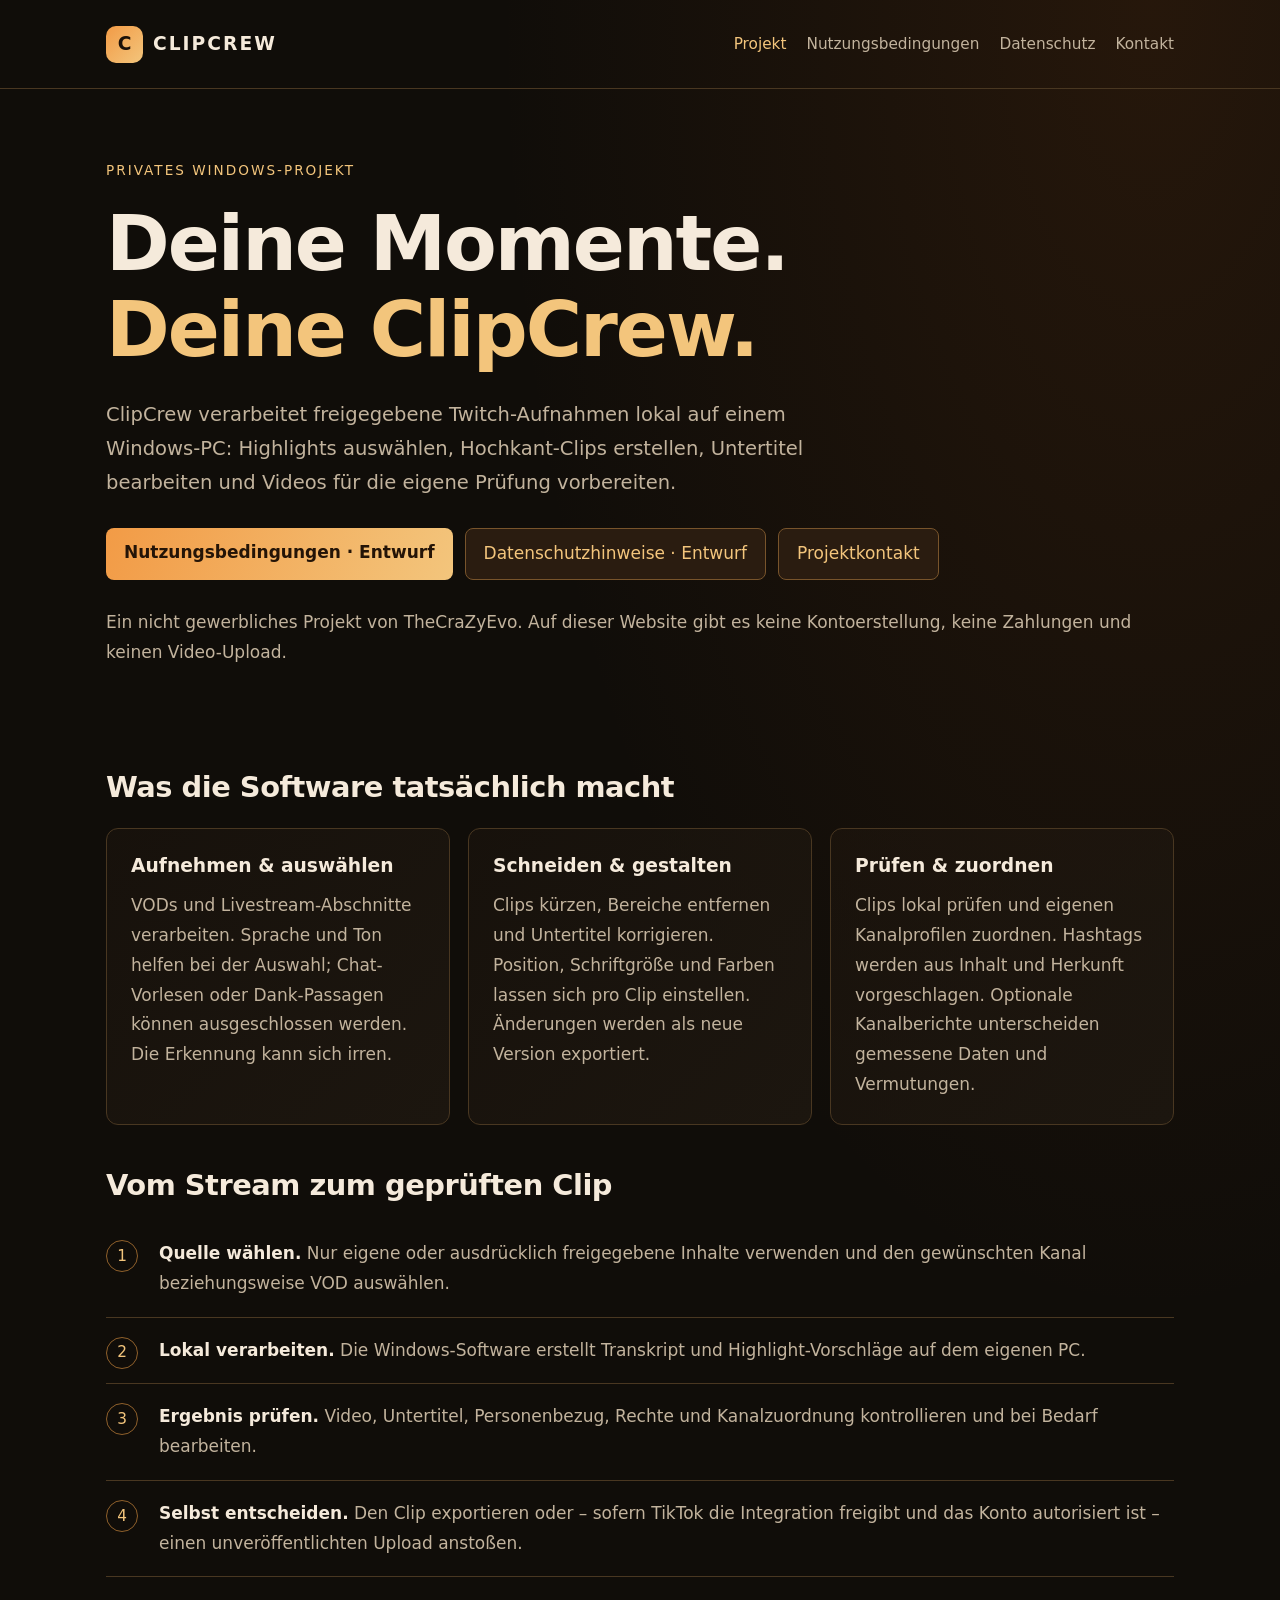
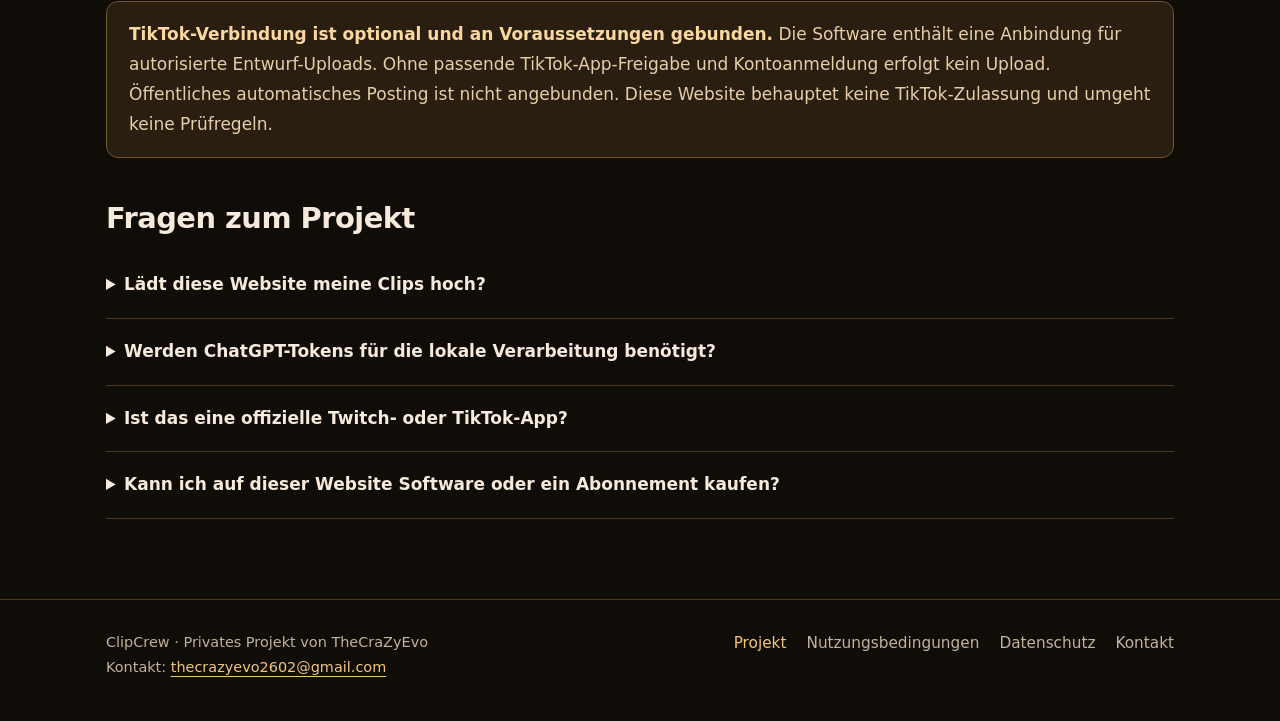
<file: index.html>
<!doctype html><html lang="de"><head><meta charset="utf-8"><meta name="viewport" content="width=device-width,initial-scale=1"><meta name="description" content="Privates Windows-Projekt für lokale Twitch-Clips, Untertitel und manuelle Prüfung. Projekt- und Datenschutzhinweise."><meta name="robots" content="noindex,nofollow"><meta name="referrer" content="strict-origin-when-cross-origin"><title>ClipCrew – privates Windows-Projekt · ClipCrew</title><link rel="stylesheet" href="./style.css"></head><body><a class="skip" href="#inhalt">Zum Inhalt</a><header class="top"><div class="wrap"><a class="logo" href="./"><b aria-hidden="true">C</b>CLIPCREW</a><nav aria-label="Hauptnavigation"><a href="./" aria-current="page">Projekt</a><a href="./nutzungsbedingungen/">Nutzungsbedingungen</a><a href="./datenschutz/">Datenschutz</a><a href="./kontakt/">Kontakt</a></nav></div></header><main id="inhalt"><div class="wrap"><section class="hero"><div class="kicker">Privates Windows-Projekt</div><h1>Deine Momente.<br><em>Deine ClipCrew.</em></h1><p class="lead">ClipCrew verarbeitet freigegebene Twitch-Aufnahmen lokal auf einem Windows-PC: Highlights auswählen, Hochkant-Clips erstellen, Untertitel bearbeiten und Videos für die eigene Prüfung vorbereiten.</p><div class="legal-links"><a href="nutzungsbedingungen/">Nutzungsbedingungen · Entwurf</a><a href="datenschutz/">Datenschutzhinweise · Entwurf</a><a href="kontakt/">Projektkontakt</a></div><p>Ein nicht gewerbliches Projekt von TheCraZyEvo. Auf dieser Website gibt es keine Kontoerstellung, keine Zahlungen und keinen Video-Upload.</p></section>
<section><h2>Was die Software tatsächlich macht</h2><div class="columns"><article class="card"><h3>Aufnehmen &amp; auswählen</h3><p>VODs und Livestream-Abschnitte verarbeiten. Sprache und Ton helfen bei der Auswahl; Chat-Vorlesen oder Dank-Passagen können ausgeschlossen werden. Die Erkennung kann sich irren.</p></article><article class="card"><h3>Schneiden &amp; gestalten</h3><p>Clips kürzen, Bereiche entfernen und Untertitel korrigieren. Position, Schriftgröße und Farben lassen sich pro Clip einstellen. Änderungen werden als neue Version exportiert.</p></article><article class="card"><h3>Prüfen &amp; zuordnen</h3><p>Clips lokal prüfen und eigenen Kanalprofilen zuordnen. Hashtags werden aus Inhalt und Herkunft vorgeschlagen. Optionale Kanalberichte unterscheiden gemessene Daten und Vermutungen.</p></article></div></section>
<section><h2>Vom Stream zum geprüften Clip</h2><ol class="steps"><li><strong>Quelle wählen.</strong> Nur eigene oder ausdrücklich freigegebene Inhalte verwenden und den gewünschten Kanal beziehungsweise VOD auswählen.</li><li><strong>Lokal verarbeiten.</strong> Die Windows-Software erstellt Transkript und Highlight-Vorschläge auf dem eigenen PC.</li><li><strong>Ergebnis prüfen.</strong> Video, Untertitel, Personenbezug, Rechte und Kanalzuordnung kontrollieren und bei Bedarf bearbeiten.</li><li><strong>Selbst entscheiden.</strong> Den Clip exportieren oder – sofern TikTok die Integration freigibt und das Konto autorisiert ist – einen unveröffentlichten Upload anstoßen.</li></ol></section>
<aside class="note"><strong>TikTok-Verbindung ist optional und an Voraussetzungen gebunden.</strong> Die Software enthält eine Anbindung für autorisierte Entwurf-Uploads. Ohne passende TikTok-App-Freigabe und Kontoanmeldung erfolgt kein Upload. Öffentliches automatisches Posting ist nicht angebunden. Diese Website behauptet keine TikTok-Zulassung und umgeht keine Prüfregeln.</aside>
<section><h2>Fragen zum Projekt</h2><details><summary>Lädt diese Website meine Clips hoch?</summary><p>Nein. Diese Website besteht nur aus Informationsseiten. Die Videoverarbeitung findet in der separat ausgeführten Windows-Anwendung statt.</p></details><details><summary>Werden ChatGPT-Tokens für die lokale Verarbeitung benötigt?</summary><p>Die lokale Spracherkennung, Highlight-Bewertung und Medienverarbeitung verwenden keine kostenpflichtige ChatGPT-API. Internet wird etwa für Twitch, optionale TikTok-Anfragen und benötigte Modell-Downloads verwendet.</p></details><details><summary>Ist das eine offizielle Twitch- oder TikTok-App?</summary><p>Nein. ClipCrew ist ein eigenständiges privates Projekt. Plattformanbieter prüfen und beschränken den Zugriff auf ihre jeweiligen Dienste selbst.</p></details><details><summary>Kann ich auf dieser Website Software oder ein Abonnement kaufen?</summary><p>Nein. Hier werden keine kostenpflichtigen Verträge, Abonnements oder Cloud-Dienste angeboten. Für Rückfragen nutze den Projektkontakt.</p></details></section></div></main><footer><div class="wrap"><p>ClipCrew · Privates Projekt von TheCraZyEvo<br>Kontakt: <a href="mailto:thecrazyevo2602@gmail.com">thecrazyevo2602@gmail.com</a></p><nav aria-label="Weitere Informationen"><a href="./" aria-current="page">Projekt</a><a href="./nutzungsbedingungen/">Nutzungsbedingungen</a><a href="./datenschutz/">Datenschutz</a><a href="./kontakt/">Kontakt</a></nav></div></footer></body></html>
</file>
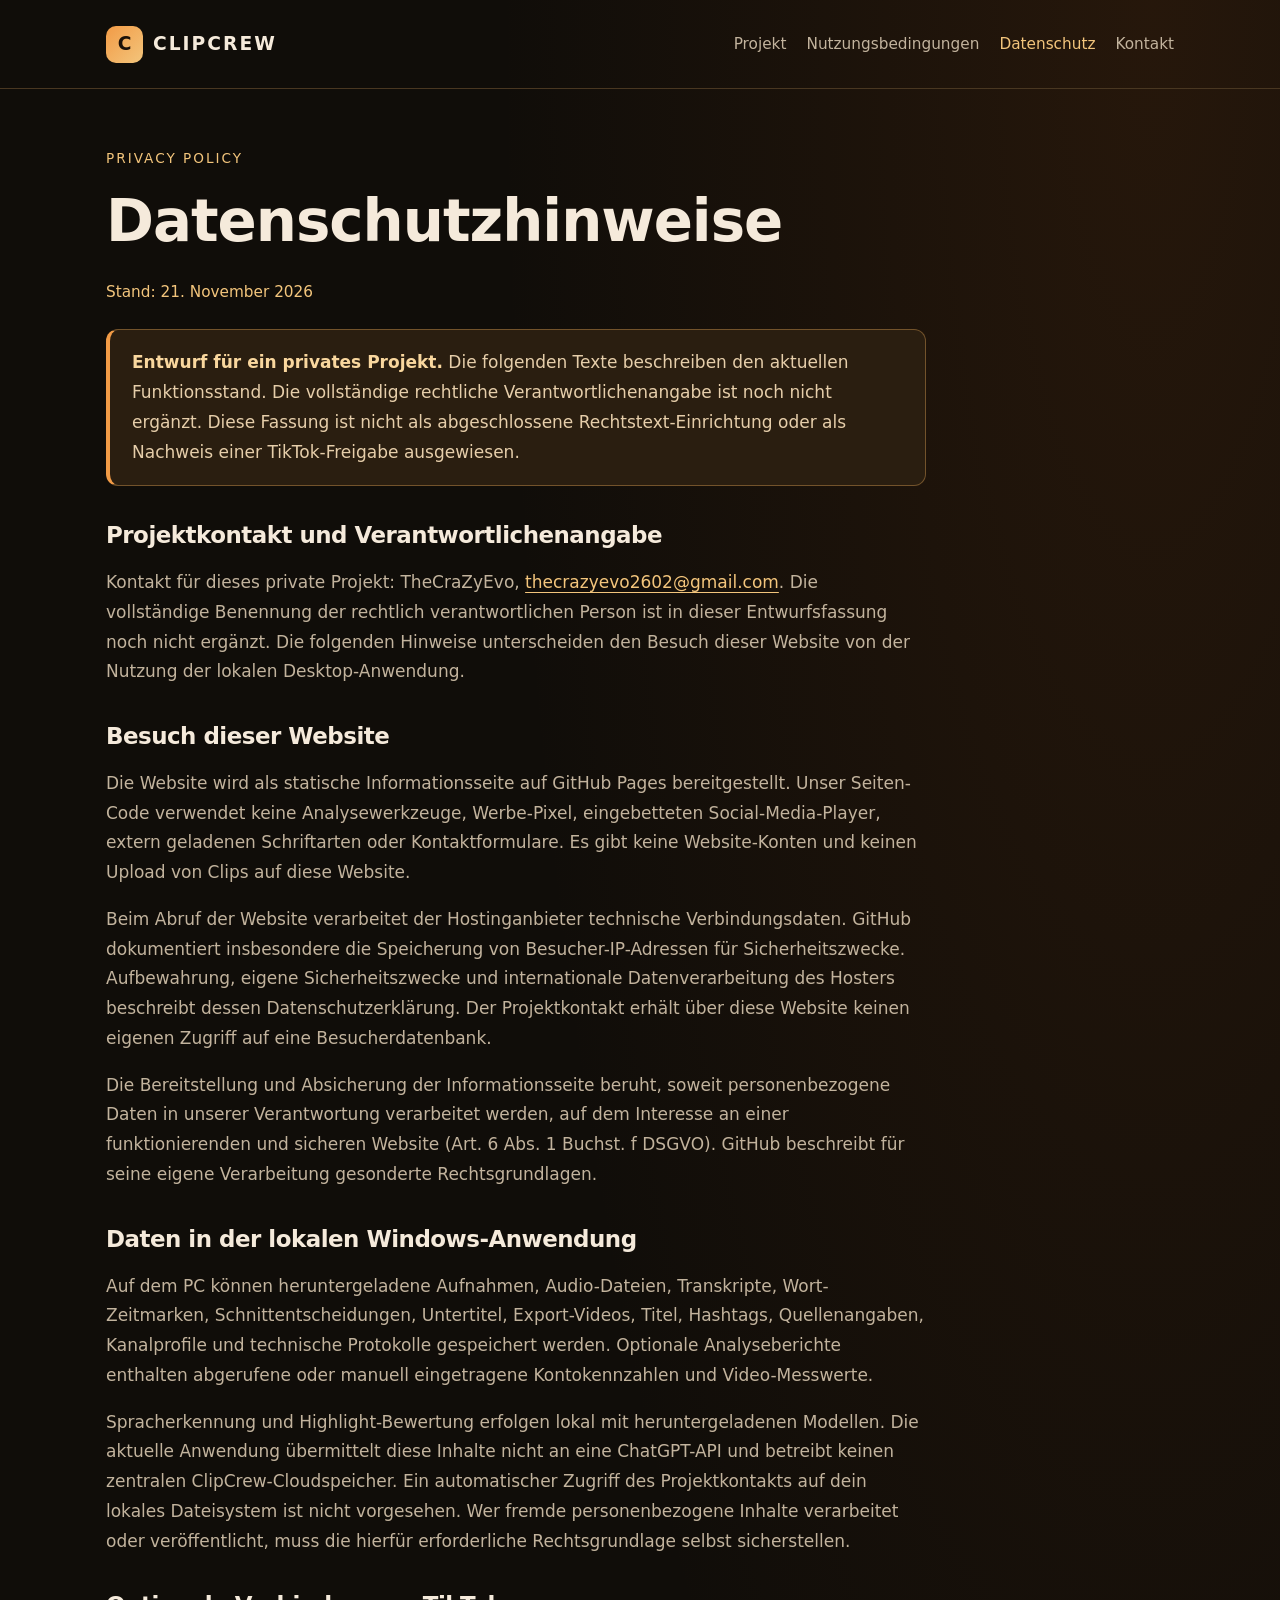
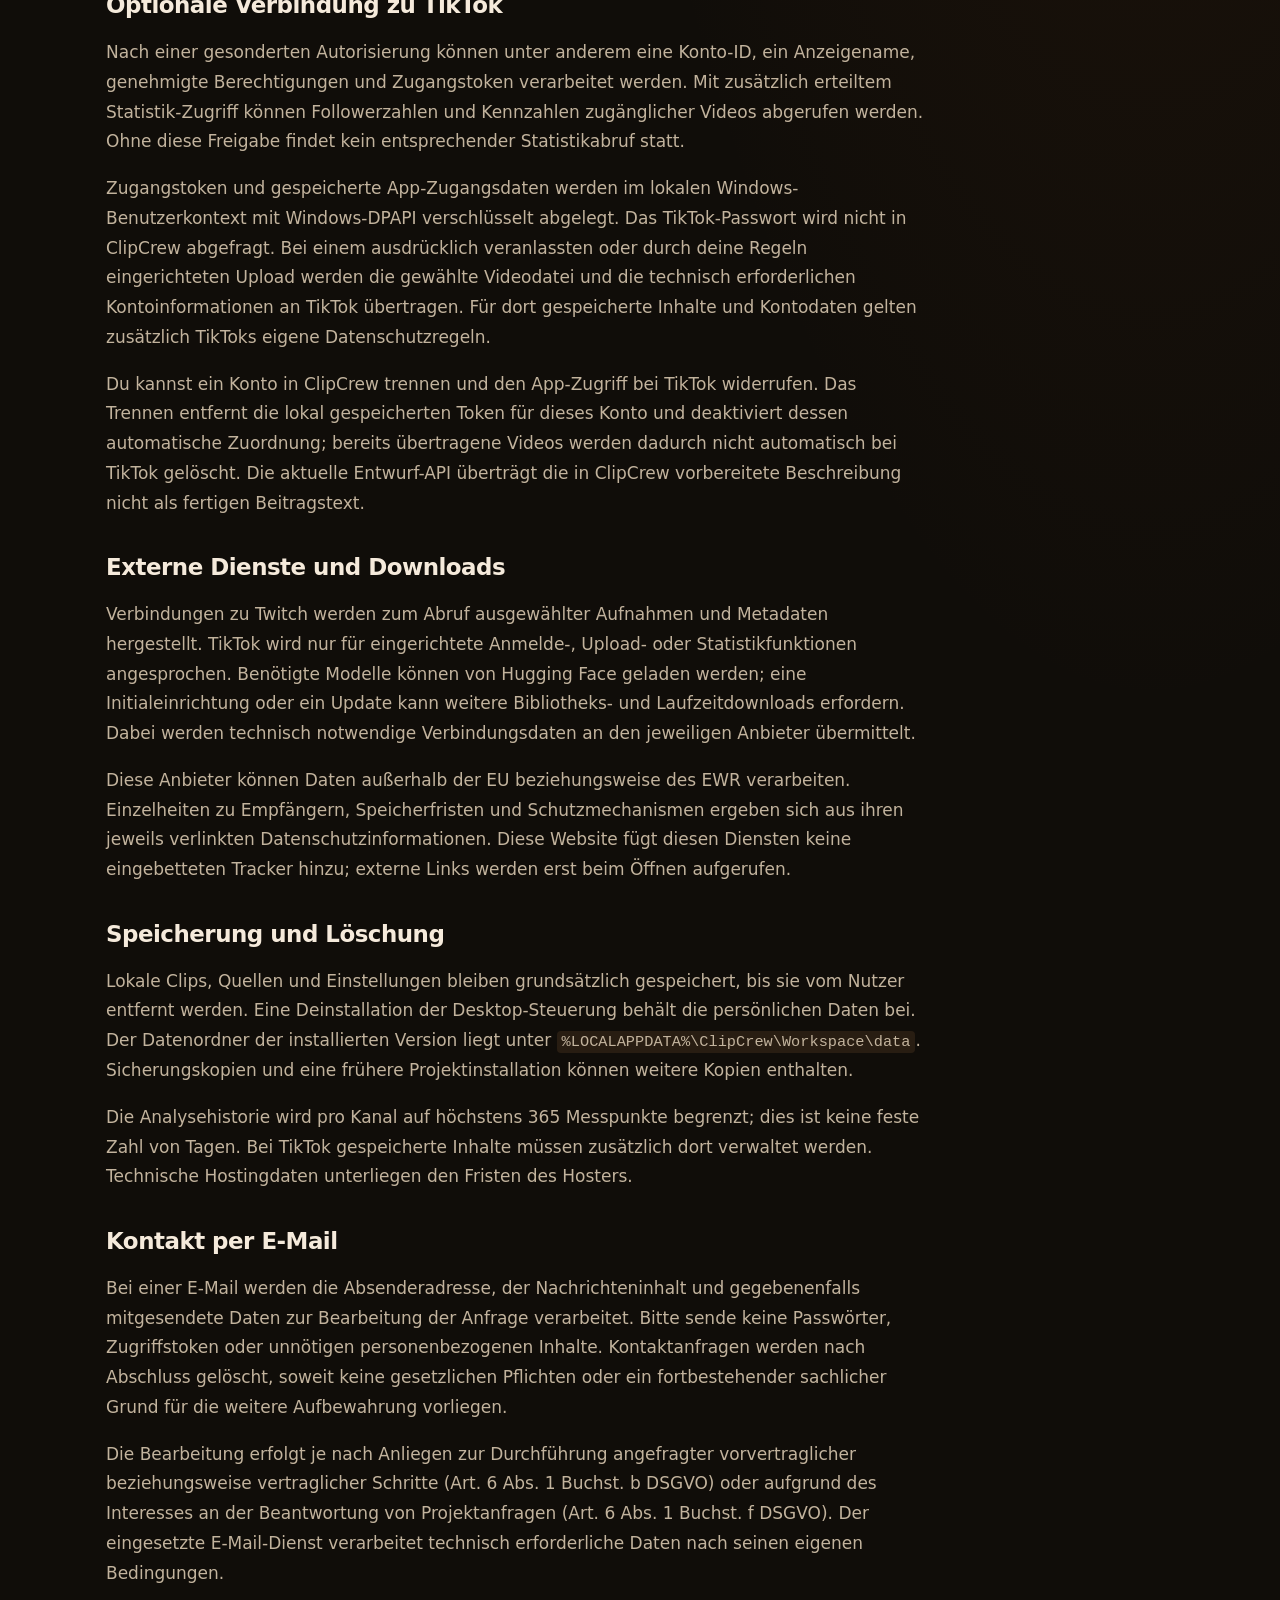
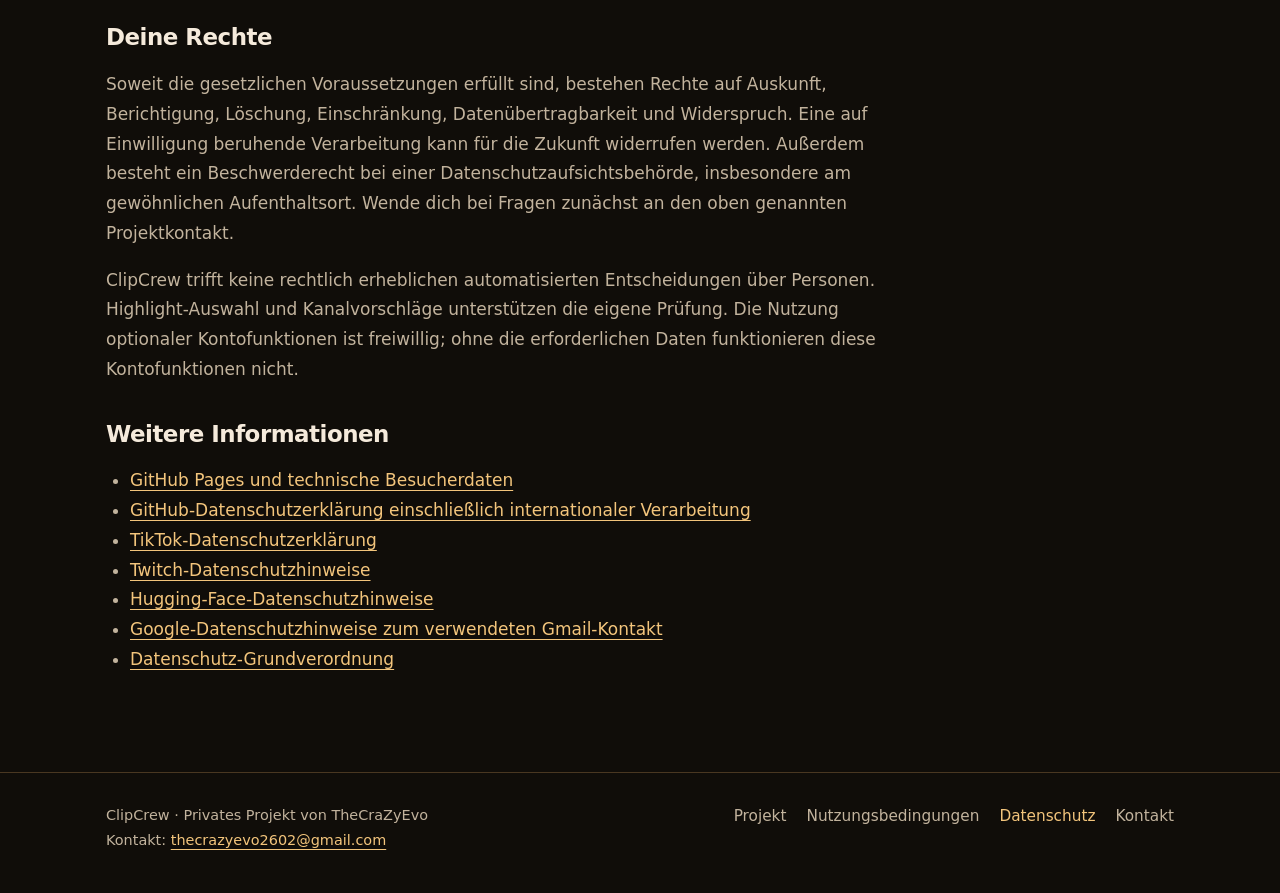
<file: datenschutz/index.html>
<!doctype html><html lang="de"><head><meta charset="utf-8"><meta name="viewport" content="width=device-width,initial-scale=1"><meta name="description" content="Entwurf: Datenverarbeitung der ClipCrew-Informationswebsite und lokalen Desktop-Anwendung."><meta name="robots" content="noindex,nofollow"><meta name="referrer" content="strict-origin-when-cross-origin"><title>Datenschutzhinweise – Entwurf · ClipCrew</title><link rel="stylesheet" href="../style.css"></head><body><a class="skip" href="#inhalt">Zum Inhalt</a><header class="top"><div class="wrap"><a class="logo" href="../"><b aria-hidden="true">C</b>CLIPCREW</a><nav aria-label="Hauptnavigation"><a href="../">Projekt</a><a href="../nutzungsbedingungen/">Nutzungsbedingungen</a><a href="../datenschutz/" aria-current="page">Datenschutz</a><a href="../kontakt/">Kontakt</a></nav></div></header><main id="inhalt"><div class="wrap"><article class="document"><div class="kicker">Privacy Policy</div><h1>Datenschutzhinweise</h1><p class="date">Stand: 21. November 2026</p><aside class="note draft"><strong>Entwurf für ein privates Projekt.</strong> Die folgenden Texte beschreiben den aktuellen Funktionsstand. Die vollständige rechtliche Verantwortlichenangabe ist noch nicht ergänzt. Diese Fassung ist nicht als abgeschlossene Rechtstext-Einrichtung oder als Nachweis einer TikTok-Freigabe ausgewiesen.</aside><section id="kontakt"><h2>Projektkontakt und Verantwortlichenangabe</h2><p>Kontakt für dieses private Projekt: TheCraZyEvo, <a href="mailto:thecrazyevo2602@gmail.com">thecrazyevo2602@gmail.com</a>. Die vollständige Benennung der rechtlich verantwortlichen Person ist in dieser Entwurfsfassung noch nicht ergänzt. Die folgenden Hinweise unterscheiden den Besuch dieser Website von der Nutzung der lokalen Desktop-Anwendung.</p></section><section id="website"><h2>Besuch dieser Website</h2><p>Die Website wird als statische Informationsseite auf GitHub Pages bereitgestellt. Unser Seiten-Code verwendet keine Analysewerkzeuge, Werbe-Pixel, eingebetteten Social-Media-Player, extern geladenen Schriftarten oder Kontaktformulare. Es gibt keine Website-Konten und keinen Upload von Clips auf diese Website.</p><p>Beim Abruf der Website verarbeitet der Hostinganbieter technische Verbindungsdaten. GitHub dokumentiert insbesondere die Speicherung von Besucher-IP-Adressen für Sicherheitszwecke. Aufbewahrung, eigene Sicherheitszwecke und internationale Datenverarbeitung des Hosters beschreibt dessen Datenschutzerklärung. Der Projektkontakt erhält über diese Website keinen eigenen Zugriff auf eine Besucherdatenbank.</p><p>Die Bereitstellung und Absicherung der Informationsseite beruht, soweit personenbezogene Daten in unserer Verantwortung verarbeitet werden, auf dem Interesse an einer funktionierenden und sicheren Website (Art. 6 Abs. 1 Buchst. f DSGVO). GitHub beschreibt für seine eigene Verarbeitung gesonderte Rechtsgrundlagen.</p></section><section id="desktop"><h2>Daten in der lokalen Windows-Anwendung</h2><p>Auf dem PC können heruntergeladene Aufnahmen, Audio-Dateien, Transkripte, Wort-Zeitmarken, Schnittentscheidungen, Untertitel, Export-Videos, Titel, Hashtags, Quellenangaben, Kanalprofile und technische Protokolle gespeichert werden. Optionale Analyseberichte enthalten abgerufene oder manuell eingetragene Kontokennzahlen und Video-Messwerte.</p><p>Spracherkennung und Highlight-Bewertung erfolgen lokal mit heruntergeladenen Modellen. Die aktuelle Anwendung übermittelt diese Inhalte nicht an eine ChatGPT-API und betreibt keinen zentralen ClipCrew-Cloudspeicher. Ein automatischer Zugriff des Projektkontakts auf dein lokales Dateisystem ist nicht vorgesehen. Wer fremde personenbezogene Inhalte verarbeitet oder veröffentlicht, muss die hierfür erforderliche Rechtsgrundlage selbst sicherstellen.</p></section><section id="tiktok"><h2>Optionale Verbindung zu TikTok</h2><p>Nach einer gesonderten Autorisierung können unter anderem eine Konto-ID, ein Anzeigename, genehmigte Berechtigungen und Zugangstoken verarbeitet werden. Mit zusätzlich erteiltem Statistik-Zugriff können Followerzahlen und Kennzahlen zugänglicher Videos abgerufen werden. Ohne diese Freigabe findet kein entsprechender Statistikabruf statt.</p><p>Zugangstoken und gespeicherte App-Zugangsdaten werden im lokalen Windows-Benutzerkontext mit Windows-DPAPI verschlüsselt abgelegt. Das TikTok-Passwort wird nicht in ClipCrew abgefragt. Bei einem ausdrücklich veranlassten oder durch deine Regeln eingerichteten Upload werden die gewählte Videodatei und die technisch erforderlichen Kontoinformationen an TikTok übertragen. Für dort gespeicherte Inhalte und Kontodaten gelten zusätzlich TikToks eigene Datenschutzregeln.</p><p>Du kannst ein Konto in ClipCrew trennen und den App-Zugriff bei TikTok widerrufen. Das Trennen entfernt die lokal gespeicherten Token für dieses Konto und deaktiviert dessen automatische Zuordnung; bereits übertragene Videos werden dadurch nicht automatisch bei TikTok gelöscht. Die aktuelle Entwurf-API überträgt die in ClipCrew vorbereitete Beschreibung nicht als fertigen Beitragstext.</p></section><section id="empfaenger"><h2>Externe Dienste und Downloads</h2><p>Verbindungen zu Twitch werden zum Abruf ausgewählter Aufnahmen und Metadaten hergestellt. TikTok wird nur für eingerichtete Anmelde-, Upload- oder Statistikfunktionen angesprochen. Benötigte Modelle können von Hugging Face geladen werden; eine Initialeinrichtung oder ein Update kann weitere Bibliotheks- und Laufzeitdownloads erfordern. Dabei werden technisch notwendige Verbindungsdaten an den jeweiligen Anbieter übermittelt.</p><p>Diese Anbieter können Daten außerhalb der EU beziehungsweise des EWR verarbeiten. Einzelheiten zu Empfängern, Speicherfristen und Schutzmechanismen ergeben sich aus ihren jeweils verlinkten Datenschutzinformationen. Diese Website fügt diesen Diensten keine eingebetteten Tracker hinzu; externe Links werden erst beim Öffnen aufgerufen.</p></section><section id="speicherung"><h2>Speicherung und Löschung</h2><p>Lokale Clips, Quellen und Einstellungen bleiben grundsätzlich gespeichert, bis sie vom Nutzer entfernt werden. Eine Deinstallation der Desktop-Steuerung behält die persönlichen Daten bei. Der Datenordner der installierten Version liegt unter <code>%LOCALAPPDATA%\ClipCrew\Workspace\data</code>. Sicherungskopien und eine frühere Projektinstallation können weitere Kopien enthalten.</p><p>Die Analysehistorie wird pro Kanal auf höchstens 365 Messpunkte begrenzt; dies ist keine feste Zahl von Tagen. Bei TikTok gespeicherte Inhalte müssen zusätzlich dort verwaltet werden. Technische Hostingdaten unterliegen den Fristen des Hosters.</p></section><section id="email"><h2>Kontakt per E-Mail</h2><p>Bei einer E-Mail werden die Absenderadresse, der Nachrichteninhalt und gegebenenfalls mitgesendete Daten zur Bearbeitung der Anfrage verarbeitet. Bitte sende keine Passwörter, Zugriffstoken oder unnötigen personenbezogenen Inhalte. Kontaktanfragen werden nach Abschluss gelöscht, soweit keine gesetzlichen Pflichten oder ein fortbestehender sachlicher Grund für die weitere Aufbewahrung vorliegen.</p><p>Die Bearbeitung erfolgt je nach Anliegen zur Durchführung angefragter vorvertraglicher beziehungsweise vertraglicher Schritte (Art. 6 Abs. 1 Buchst. b DSGVO) oder aufgrund des Interesses an der Beantwortung von Projektanfragen (Art. 6 Abs. 1 Buchst. f DSGVO). Der eingesetzte E-Mail-Dienst verarbeitet technisch erforderliche Daten nach seinen eigenen Bedingungen.</p></section><section id="rechte"><h2>Deine Rechte</h2><p>Soweit die gesetzlichen Voraussetzungen erfüllt sind, bestehen Rechte auf Auskunft, Berichtigung, Löschung, Einschränkung, Datenübertragbarkeit und Widerspruch. Eine auf Einwilligung beruhende Verarbeitung kann für die Zukunft widerrufen werden. Außerdem besteht ein Beschwerderecht bei einer Datenschutzaufsichtsbehörde, insbesondere am gewöhnlichen Aufenthaltsort. Wende dich bei Fragen zunächst an den oben genannten Projektkontakt.</p><p>ClipCrew trifft keine rechtlich erheblichen automatisierten Entscheidungen über Personen. Highlight-Auswahl und Kanalvorschläge unterstützen die eigene Prüfung. Die Nutzung optionaler Kontofunktionen ist freiwillig; ohne die erforderlichen Daten funktionieren diese Kontofunktionen nicht.</p></section><section id="quellen"><h2>Weitere Informationen</h2><ul><li><a href="https://docs.github.com/en/pages/getting-started-with-github-pages/what-is-github-pages">GitHub Pages und technische Besucherdaten</a></li><li><a href="https://docs.github.com/en/site-policy/privacy-policies/github-general-privacy-statement">GitHub-Datenschutzerklärung einschließlich internationaler Verarbeitung</a></li><li><a href="https://www.tiktok.com/legal/page/eea/privacy-policy/de">TikTok-Datenschutzerklärung</a></li><li><a href="https://www.twitch.tv/p/de-de/legal/privacy-notice/">Twitch-Datenschutzhinweise</a></li><li><a href="https://huggingface.co/privacy">Hugging-Face-Datenschutzhinweise</a></li><li><a href="https://policies.google.com/privacy?hl=de">Google-Datenschutzhinweise zum verwendeten Gmail-Kontakt</a></li><li><a href="https://eur-lex.europa.eu/legal-content/DE/TXT/?uri=CELEX:32016R0679">Datenschutz-Grundverordnung</a></li></ul></article></section></div></main><footer><div class="wrap"><p>ClipCrew · Privates Projekt von TheCraZyEvo<br>Kontakt: <a href="mailto:thecrazyevo2602@gmail.com">thecrazyevo2602@gmail.com</a></p><nav aria-label="Weitere Informationen"><a href="../">Projekt</a><a href="../nutzungsbedingungen/">Nutzungsbedingungen</a><a href="../datenschutz/" aria-current="page">Datenschutz</a><a href="../kontakt/">Kontakt</a></nav></div></footer></body></html>
</file>
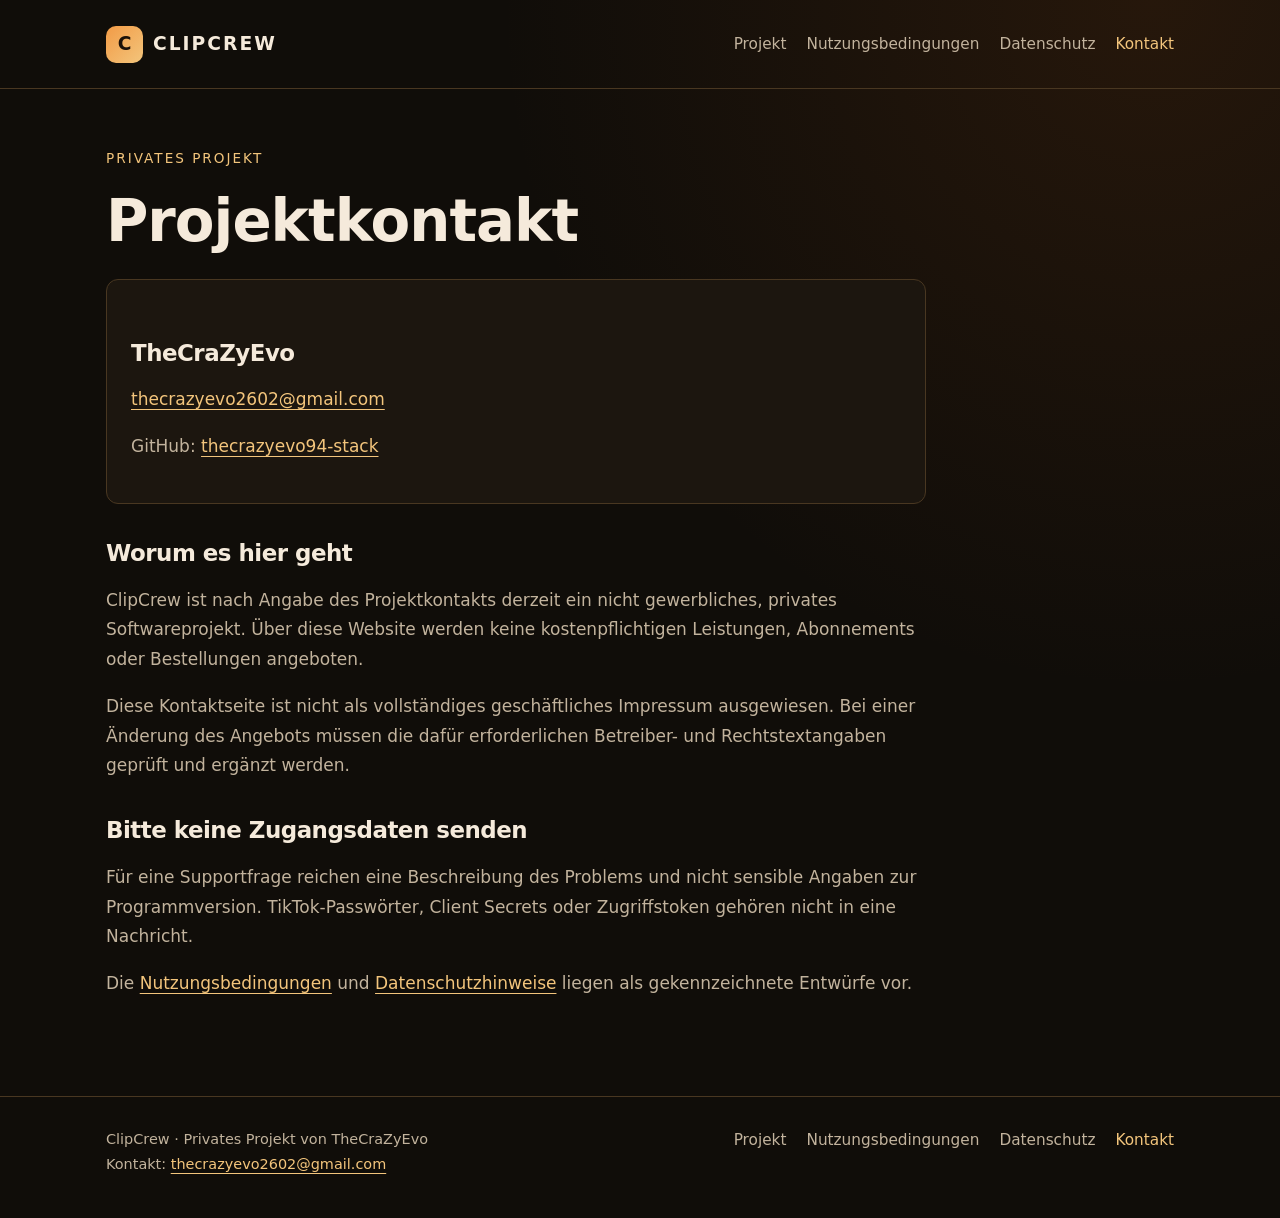
<file: kontakt/index.html>
<!doctype html><html lang="de"><head><meta charset="utf-8"><meta name="viewport" content="width=device-width,initial-scale=1"><meta name="description" content="Kontakt zum privaten ClipCrew-Projekt von TheCraZyEvo."><meta name="robots" content="noindex,nofollow"><meta name="referrer" content="strict-origin-when-cross-origin"><title>Projektkontakt · ClipCrew</title><link rel="stylesheet" href="../style.css"></head><body><a class="skip" href="#inhalt">Zum Inhalt</a><header class="top"><div class="wrap"><a class="logo" href="../"><b aria-hidden="true">C</b>CLIPCREW</a><nav aria-label="Hauptnavigation"><a href="../">Projekt</a><a href="../nutzungsbedingungen/">Nutzungsbedingungen</a><a href="../datenschutz/">Datenschutz</a><a href="../kontakt/" aria-current="page">Kontakt</a></nav></div></header><main id="inhalt"><div class="wrap"><article class="document"><div class="kicker">Privates Projekt</div><h1>Projektkontakt</h1><div class="contact"><h2>TheCraZyEvo</h2><p><a href="mailto:thecrazyevo2602@gmail.com">thecrazyevo2602@gmail.com</a></p><p>GitHub: <a href="https://github.com/thecrazyevo94-stack">thecrazyevo94-stack</a></p></div><h2>Worum es hier geht</h2><p>ClipCrew ist nach Angabe des Projektkontakts derzeit ein nicht gewerbliches, privates Softwareprojekt. Über diese Website werden keine kostenpflichtigen Leistungen, Abonnements oder Bestellungen angeboten.</p><p>Diese Kontaktseite ist nicht als vollständiges geschäftliches Impressum ausgewiesen. Bei einer Änderung des Angebots müssen die dafür erforderlichen Betreiber- und Rechtstextangaben geprüft und ergänzt werden.</p><h2>Bitte keine Zugangsdaten senden</h2><p>Für eine Supportfrage reichen eine Beschreibung des Problems und nicht sensible Angaben zur Programmversion. TikTok-Passwörter, Client Secrets oder Zugriffstoken gehören nicht in eine Nachricht.</p><p>Die <a href="../nutzungsbedingungen/">Nutzungsbedingungen</a> und <a href="../datenschutz/">Datenschutzhinweise</a> liegen als gekennzeichnete Entwürfe vor.</p></article></div></main><footer><div class="wrap"><p>ClipCrew · Privates Projekt von TheCraZyEvo<br>Kontakt: <a href="mailto:thecrazyevo2602@gmail.com">thecrazyevo2602@gmail.com</a></p><nav aria-label="Weitere Informationen"><a href="../">Projekt</a><a href="../nutzungsbedingungen/">Nutzungsbedingungen</a><a href="../datenschutz/">Datenschutz</a><a href="../kontakt/" aria-current="page">Kontakt</a></nav></div></footer></body></html>
</file>
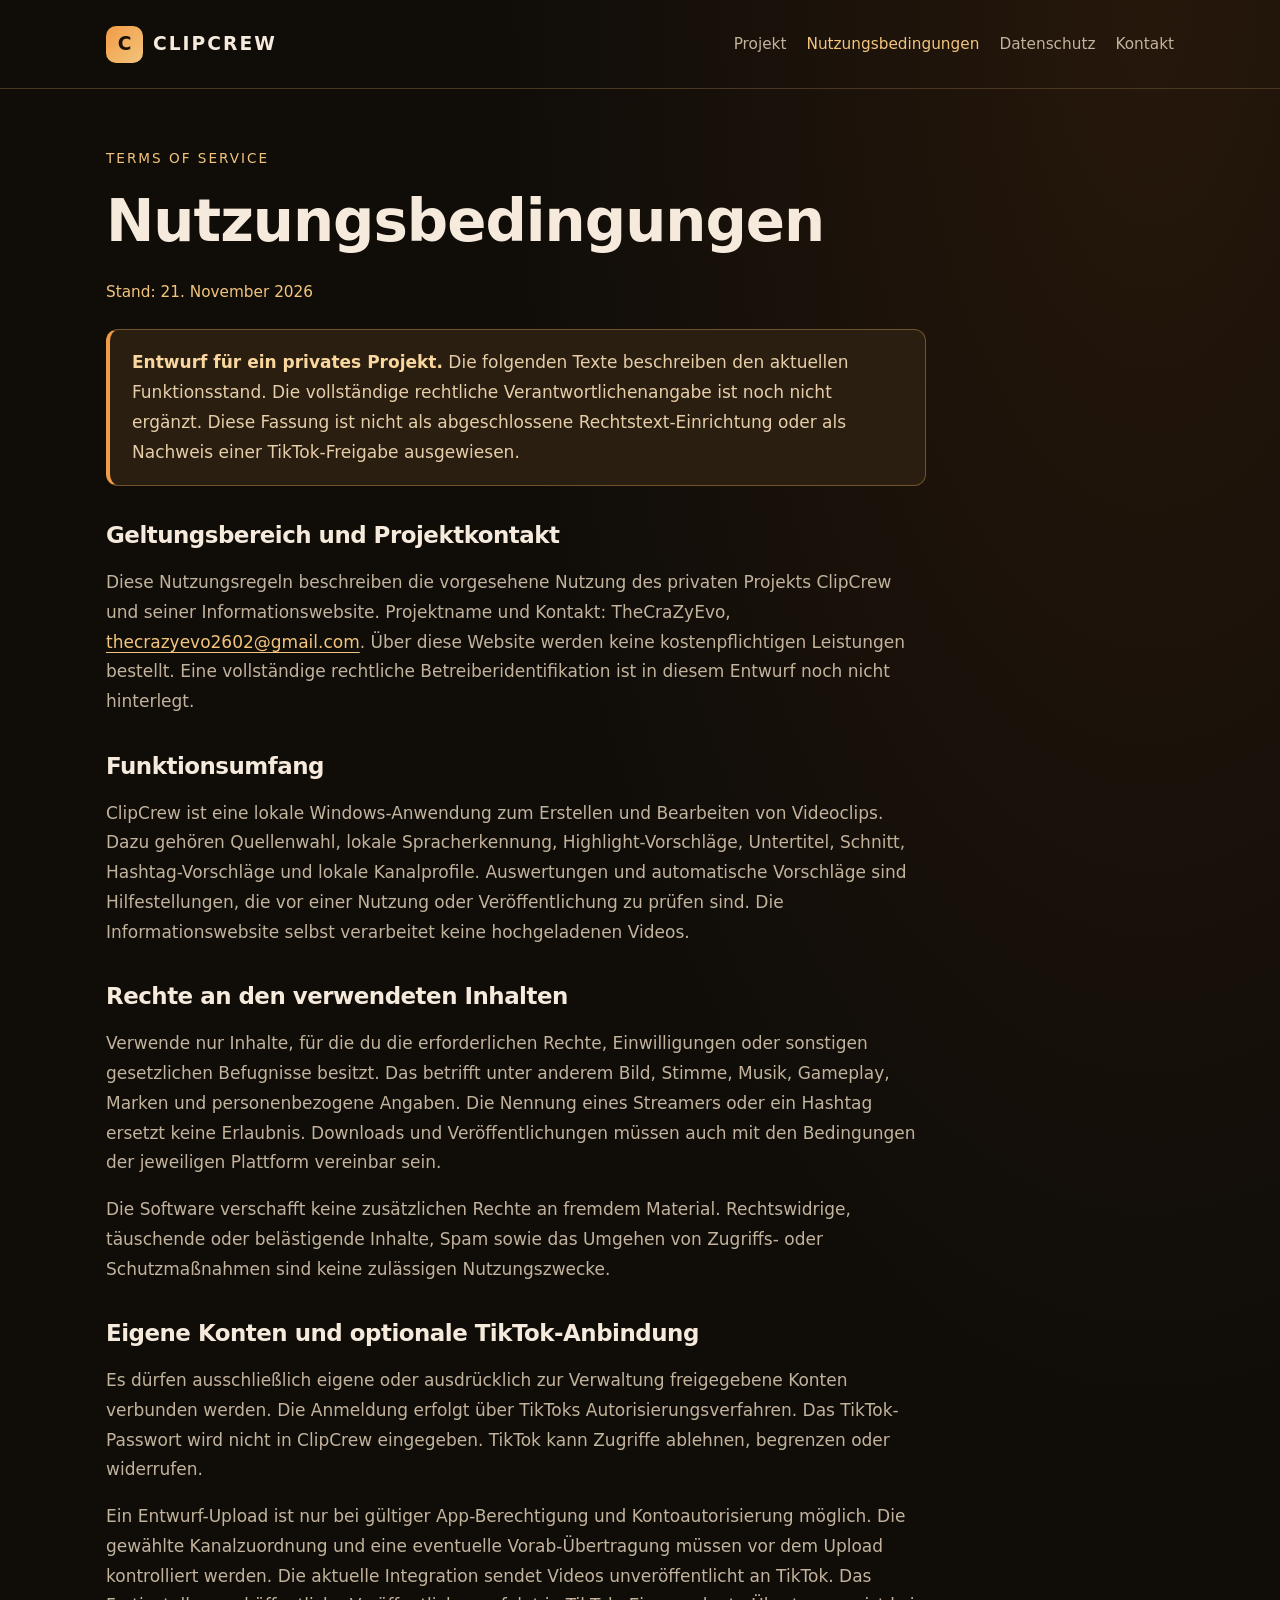
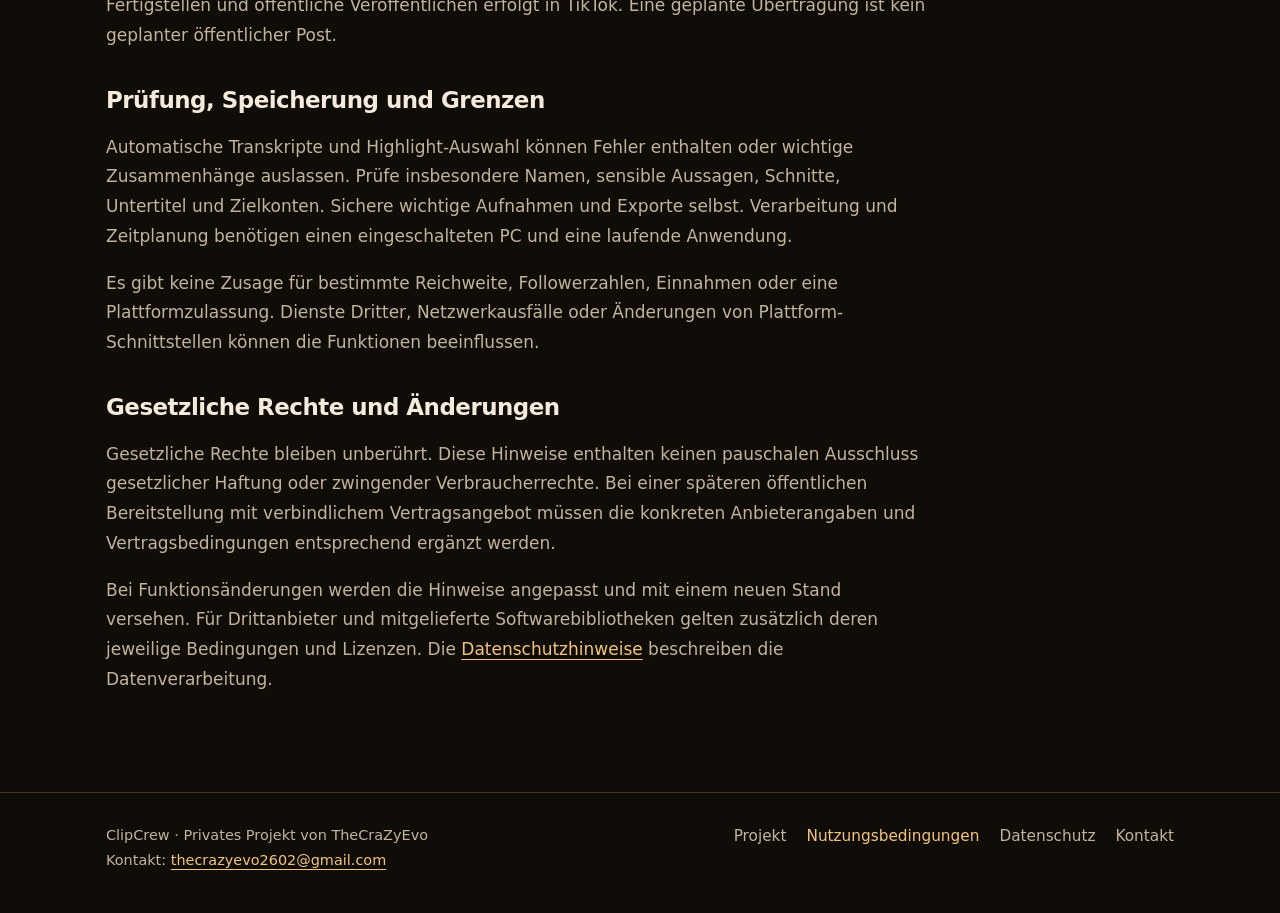
<file: nutzungsbedingungen/index.html>
<!doctype html><html lang="de"><head><meta charset="utf-8"><meta name="viewport" content="width=device-width,initial-scale=1"><meta name="description" content="Entwurf der Nutzungsbedingungen des privaten ClipCrew-Projekts."><meta name="robots" content="noindex,nofollow"><meta name="referrer" content="strict-origin-when-cross-origin"><title>Nutzungsbedingungen – Entwurf · ClipCrew</title><link rel="stylesheet" href="../style.css"></head><body><a class="skip" href="#inhalt">Zum Inhalt</a><header class="top"><div class="wrap"><a class="logo" href="../"><b aria-hidden="true">C</b>CLIPCREW</a><nav aria-label="Hauptnavigation"><a href="../">Projekt</a><a href="../nutzungsbedingungen/" aria-current="page">Nutzungsbedingungen</a><a href="../datenschutz/">Datenschutz</a><a href="../kontakt/">Kontakt</a></nav></div></header><main id="inhalt"><div class="wrap"><article class="document"><div class="kicker">Terms of Service</div><h1>Nutzungsbedingungen</h1><p class="date">Stand: 21. November 2026</p><aside class="note draft"><strong>Entwurf für ein privates Projekt.</strong> Die folgenden Texte beschreiben den aktuellen Funktionsstand. Die vollständige rechtliche Verantwortlichenangabe ist noch nicht ergänzt. Diese Fassung ist nicht als abgeschlossene Rechtstext-Einrichtung oder als Nachweis einer TikTok-Freigabe ausgewiesen.</aside><section id="projekt"><h2>Geltungsbereich und Projektkontakt</h2><p>Diese Nutzungsregeln beschreiben die vorgesehene Nutzung des privaten Projekts ClipCrew und seiner Informationswebsite. Projektname und Kontakt: TheCraZyEvo, <a href="mailto:thecrazyevo2602@gmail.com">thecrazyevo2602@gmail.com</a>. Über diese Website werden keine kostenpflichtigen Leistungen bestellt. Eine vollständige rechtliche Betreiberidentifikation ist in diesem Entwurf noch nicht hinterlegt.</p></section><section id="funktion"><h2>Funktionsumfang</h2><p>ClipCrew ist eine lokale Windows-Anwendung zum Erstellen und Bearbeiten von Videoclips. Dazu gehören Quellenwahl, lokale Spracherkennung, Highlight-Vorschläge, Untertitel, Schnitt, Hashtag-Vorschläge und lokale Kanalprofile. Auswertungen und automatische Vorschläge sind Hilfestellungen, die vor einer Nutzung oder Veröffentlichung zu prüfen sind. Die Informationswebsite selbst verarbeitet keine hochgeladenen Videos.</p></section><section id="rechte"><h2>Rechte an den verwendeten Inhalten</h2><p>Verwende nur Inhalte, für die du die erforderlichen Rechte, Einwilligungen oder sonstigen gesetzlichen Befugnisse besitzt. Das betrifft unter anderem Bild, Stimme, Musik, Gameplay, Marken und personenbezogene Angaben. Die Nennung eines Streamers oder ein Hashtag ersetzt keine Erlaubnis. Downloads und Veröffentlichungen müssen auch mit den Bedingungen der jeweiligen Plattform vereinbar sein.</p><p>Die Software verschafft keine zusätzlichen Rechte an fremdem Material. Rechtswidrige, täuschende oder belästigende Inhalte, Spam sowie das Umgehen von Zugriffs- oder Schutzmaßnahmen sind keine zulässigen Nutzungszwecke.</p></section><section id="konten"><h2>Eigene Konten und optionale TikTok-Anbindung</h2><p>Es dürfen ausschließlich eigene oder ausdrücklich zur Verwaltung freigegebene Konten verbunden werden. Die Anmeldung erfolgt über TikToks Autorisierungsverfahren. Das TikTok-Passwort wird nicht in ClipCrew eingegeben. TikTok kann Zugriffe ablehnen, begrenzen oder widerrufen.</p><p>Ein Entwurf-Upload ist nur bei gültiger App-Berechtigung und Kontoautorisierung möglich. Die gewählte Kanalzuordnung und eine eventuelle Vorab-Übertragung müssen vor dem Upload kontrolliert werden. Die aktuelle Integration sendet Videos unveröffentlicht an TikTok. Das Fertigstellen und öffentliche Veröffentlichen erfolgt in TikTok. Eine geplante Übertragung ist kein geplanter öffentlicher Post.</p></section><section id="verantwortung"><h2>Prüfung, Speicherung und Grenzen</h2><p>Automatische Transkripte und Highlight-Auswahl können Fehler enthalten oder wichtige Zusammenhänge auslassen. Prüfe insbesondere Namen, sensible Aussagen, Schnitte, Untertitel und Zielkonten. Sichere wichtige Aufnahmen und Exporte selbst. Verarbeitung und Zeitplanung benötigen einen eingeschalteten PC und eine laufende Anwendung.</p><p>Es gibt keine Zusage für bestimmte Reichweite, Followerzahlen, Einnahmen oder eine Plattformzulassung. Dienste Dritter, Netzwerkausfälle oder Änderungen von Plattform-Schnittstellen können die Funktionen beeinflussen.</p></section><section id="gesetz"><h2>Gesetzliche Rechte und Änderungen</h2><p>Gesetzliche Rechte bleiben unberührt. Diese Hinweise enthalten keinen pauschalen Ausschluss gesetzlicher Haftung oder zwingender Verbraucherrechte. Bei einer späteren öffentlichen Bereitstellung mit verbindlichem Vertragsangebot müssen die konkreten Anbieterangaben und Vertragsbedingungen entsprechend ergänzt werden.</p><p>Bei Funktionsänderungen werden die Hinweise angepasst und mit einem neuen Stand versehen. Für Drittanbieter und mitgelieferte Softwarebibliotheken gelten zusätzlich deren jeweilige Bedingungen und Lizenzen. Die <a href="../datenschutz/">Datenschutzhinweise</a> beschreiben die Datenverarbeitung.</p></article></section></div></main><footer><div class="wrap"><p>ClipCrew · Privates Projekt von TheCraZyEvo<br>Kontakt: <a href="mailto:thecrazyevo2602@gmail.com">thecrazyevo2602@gmail.com</a></p><nav aria-label="Weitere Informationen"><a href="../">Projekt</a><a href="../nutzungsbedingungen/" aria-current="page">Nutzungsbedingungen</a><a href="../datenschutz/">Datenschutz</a><a href="../kontakt/">Kontakt</a></nav></div></footer></body></html>
</file>
<file: style.css>
:root{color-scheme:dark;--bg:#100d09;--card:#1c160f;--gold:#f3c57c;--orange:#f29b46;--text:#f5eadb;--muted:#c2b39d;--line:#493721;font:17px/1.75 system-ui,-apple-system,Segoe UI,sans-serif}*{box-sizing:border-box}body{margin:0;background:radial-gradient(ellipse at 90% 0,#85431330,transparent 40%),var(--bg);color:var(--text)}a{color:var(--gold);text-underline-offset:4px}a:hover{color:#fff0d2}a:focus-visible,summary:focus-visible{outline:3px solid var(--orange);outline-offset:5px}.wrap{max-width:1120px;margin:auto;padding:0 26px}.top{border-bottom:1px solid var(--line)}.top .wrap{display:flex;align-items:center;justify-content:space-between;gap:25px;min-height:88px}.logo{font-weight:800;letter-spacing:2px;font-size:1.1rem;text-decoration:none;color:var(--text)}.logo b{display:inline-grid;place-items:center;color:#1b1108;background:linear-gradient(135deg,var(--orange),var(--gold));border-radius:10px;width:37px;height:37px;margin-right:10px;letter-spacing:0}nav{display:flex;gap:20px;flex-wrap:wrap;font-size:.9rem}nav a{color:var(--muted);text-decoration:none}nav a[aria-current=page]{color:var(--gold)}main{padding:58px 0 80px}.kicker{font-size:.8rem;text-transform:uppercase;letter-spacing:2px;color:var(--gold)}h1{font-size:clamp(2.3rem,6vw,4.8rem);line-height:1.12;letter-spacing:-2px;margin:18px 0 25px;font-weight:750}h1 em{font-style:normal;color:var(--gold)}h2{line-height:1.3;letter-spacing:-.5px;font-size:1.7rem;margin:42px 0 14px}h3{font-size:1.1rem;line-height:1.4}p,li{color:var(--muted)}.lead{max-width:780px;font-size:1.15rem}.hero{padding:12px 0 42px}.legal-links{display:flex;flex-wrap:wrap;gap:12px;margin:28px 0}.legal-links a{padding:10px 18px;border:1px solid #78542b;border-radius:8px;text-decoration:none;background:#2a1c10}.legal-links a:first-child{background:linear-gradient(110deg,var(--orange),var(--gold));color:#241407;border:0;font-weight:650}.note{background:#2a1e10;border:1px solid #73532b;padding:18px 22px;border-radius:12px;color:#e6ceaa;margin:24px 0}.note strong{color:#f9d79e}.columns{display:grid;grid-template-columns:repeat(3,minmax(0,1fr));gap:18px;margin-top:22px}.card{padding:24px;border:1px solid var(--line);border-radius:12px;background:linear-gradient(135deg,#2a1d1244,var(--card))}.card h3{margin:0 0 12px;color:var(--text)}.card p{margin:0}.steps{padding:0;list-style:none;counter-reset:steps}.steps li{counter-increment:steps;padding:18px 0 18px 53px;border-bottom:1px solid var(--line);position:relative}.steps li:before{content:counter(steps);position:absolute;left:0;top:19px;display:grid;place-items:center;width:30px;height:30px;border-radius:50%;border:1px solid #8f602b;color:var(--gold);font-size:.9rem}.steps strong{color:var(--text)}.document{max-width:820px}.document h1{font-size:clamp(2.2rem,5vw,3.4rem);letter-spacing:-1px}.document h2{font-size:1.35rem;margin-top:35px}.document ul{padding-left:24px}.date{color:var(--gold);font-size:.9rem}.contents{padding:20px 24px;background:var(--card);border:1px solid var(--line);border-radius:12px}.contents a{display:block;margin:7px 0}.draft{border-left:4px solid var(--orange)}details{padding:18px 0;border-bottom:1px solid var(--line)}summary{cursor:pointer;font-weight:650}footer{border-top:1px solid var(--line);padding:30px 0 40px}footer .wrap{display:flex;justify-content:space-between;gap:25px;flex-wrap:wrap}footer p{font-size:.85rem;margin:0}.skip{position:absolute;left:-9999px}.skip:focus{left:10px;top:10px;background:#21180f;padding:10px;z-index:2}code{font-size:.9em;overflow-wrap:anywhere;background:#281d12;padding:2px 5px;border-radius:4px}.contact{padding:24px;border:1px solid var(--line);border-radius:12px;background:var(--card)}@media(max-width:680px){.wrap{padding:0 19px}.top .wrap{align-items:flex-start;flex-direction:column;padding-top:20px;padding-bottom:20px;gap:16px}nav{gap:11px 18px}.columns{grid-template-columns:1fr}main{padding-top:32px}.card{padding:21px}.hero{padding-bottom:20px}h1{letter-spacing:-1px}.note{padding:16px}.legal-links a{flex:1 1 auto;text-align:center}.document h1{font-size:2.2rem}}@media(prefers-reduced-motion:no-preference){a{transition:color .15s,background .15s}}
</file>
